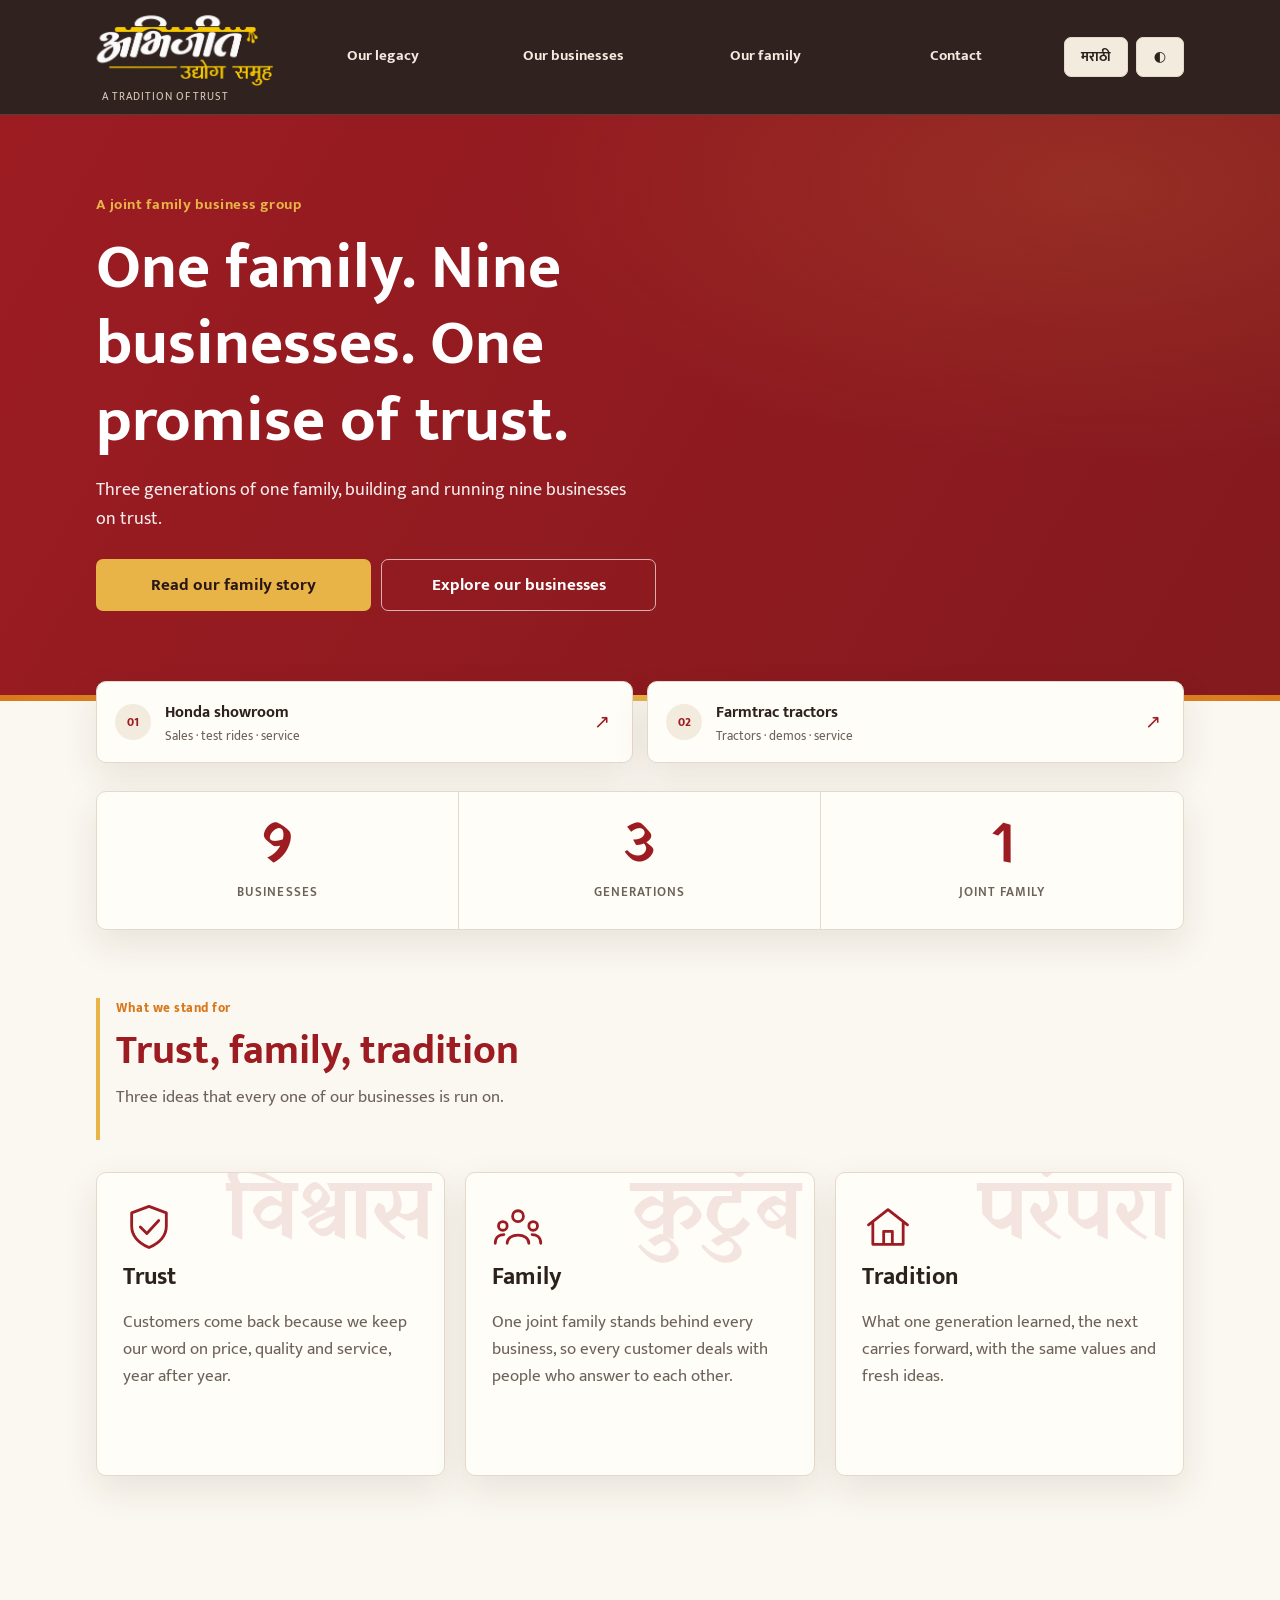
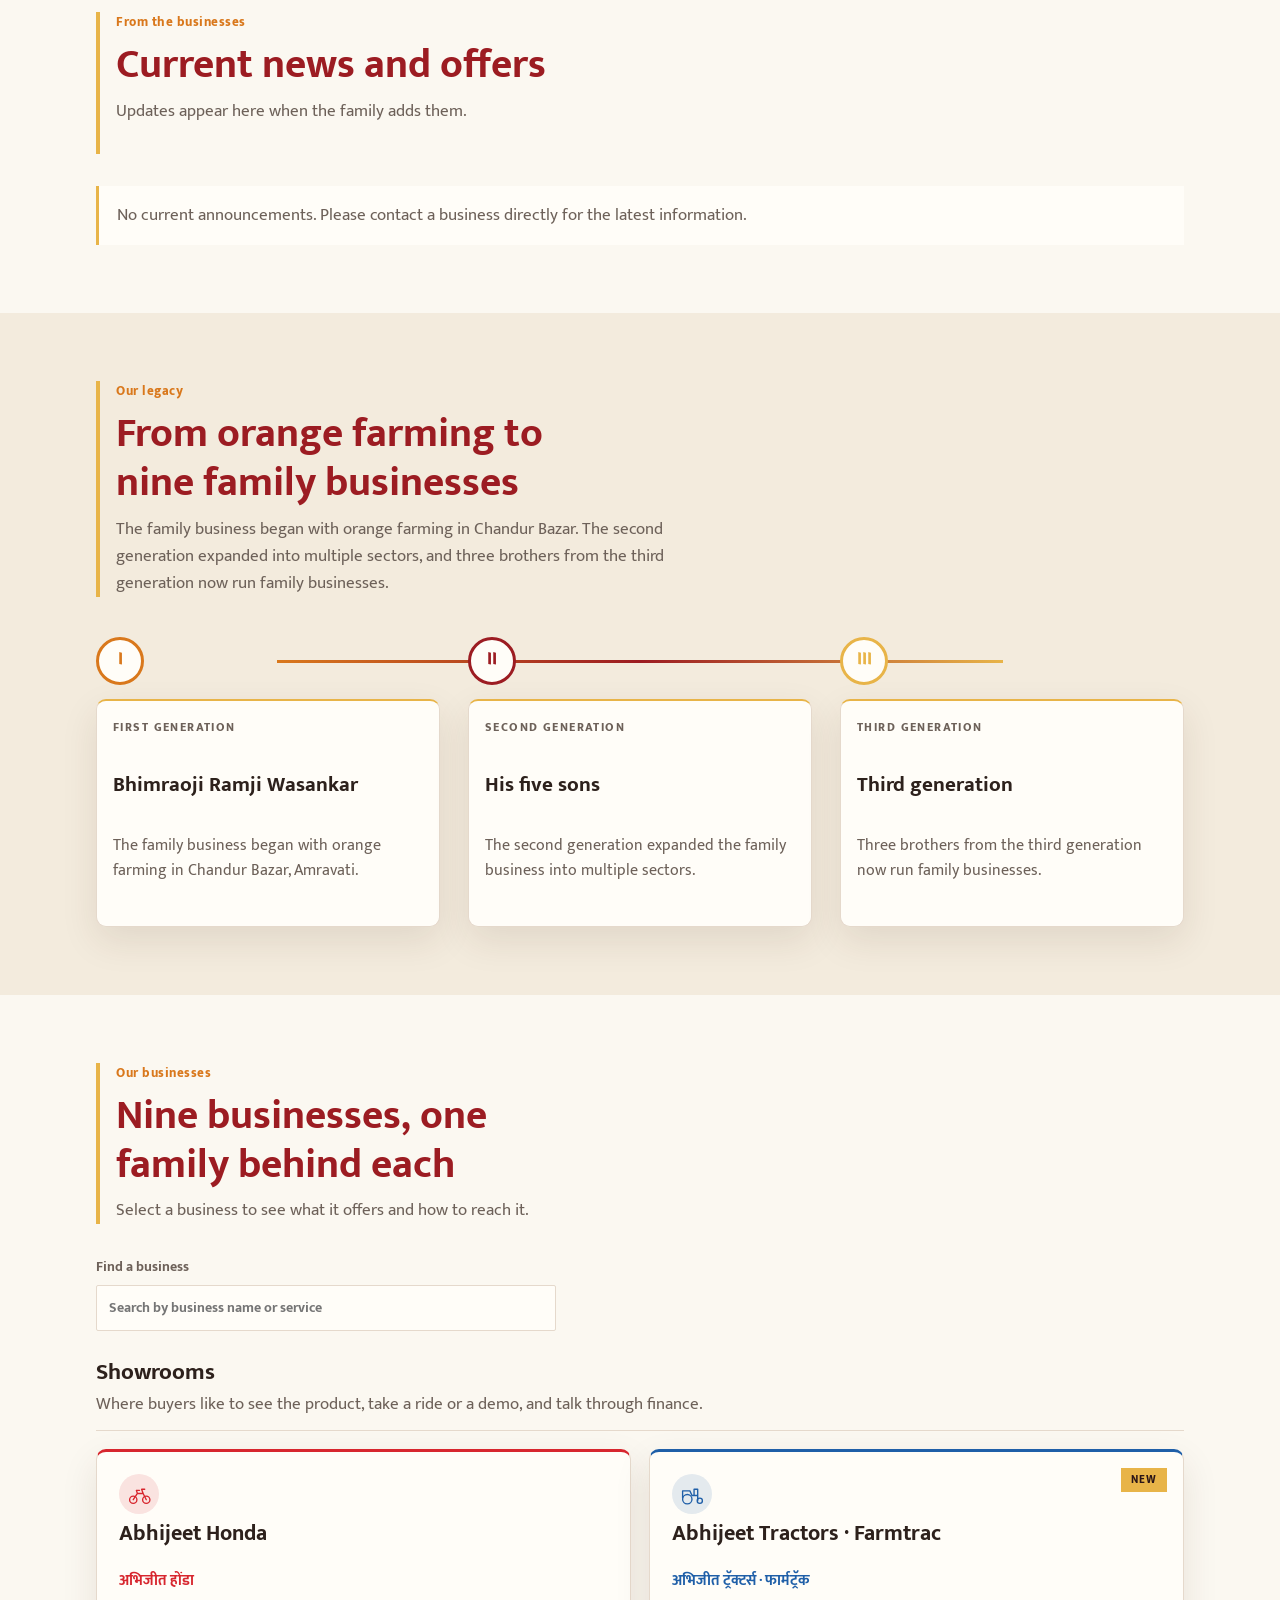
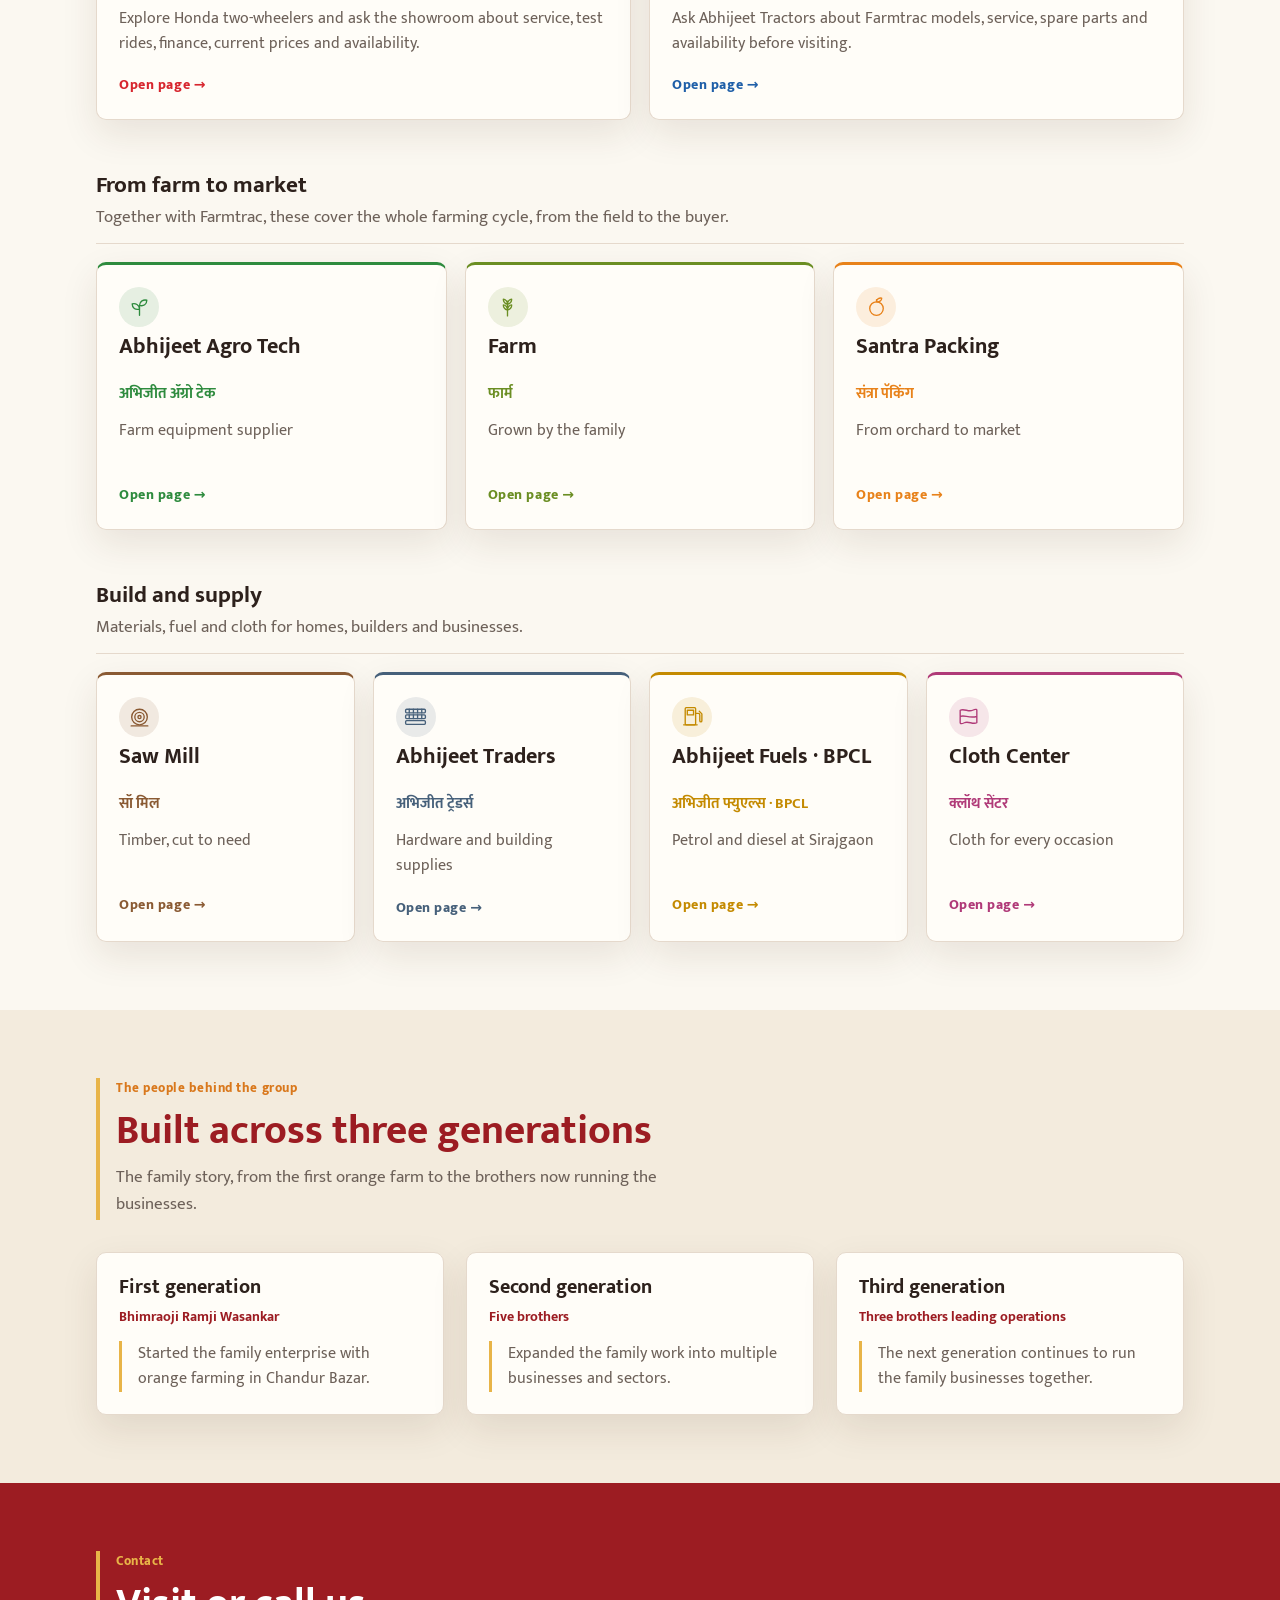
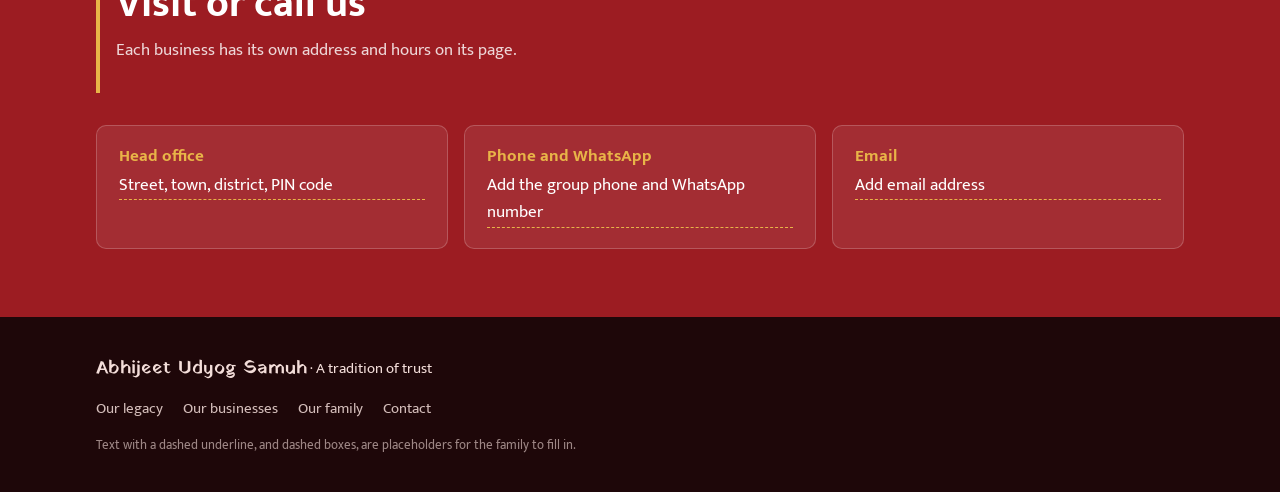
<file: index.html>
<!doctype html>
<html lang="en">
<head>
  <meta charset="utf-8">
  <meta name="viewport" content="width=device-width, initial-scale=1, viewport-fit=cover">
  <meta name="description" content="Meet Abhijeet Udyog Samuh, a family group of nine businesses serving customers across vehicles, agriculture, packing, timber, building supplies, fuel and clothing.">
  <meta name="theme-color" content="#8F1017">
  <meta property="og:type" content="website">
  <meta property="og:title" content="Abhijeet Udyog Samuh | Nine Businesses, One Family">
  <meta property="og:description" content="A family group of nine businesses, built on trust across three generations.">
  <meta property="og:url" content="https://saiwasankar.github.io/homebrew/">
  <meta name="twitter:card" content="summary">
  <meta name="twitter:title" content="Abhijeet Udyog Samuh | Nine Businesses, One Family">
  <meta name="twitter:description" content="A family group of nine businesses, built on trust across three generations.">
  <link rel="canonical" href="https://saiwasankar.github.io/homebrew/">
  <title>Abhijeet Udyog Samuh | Nine Businesses, One Family</title>
  <link rel="preconnect" href="https://fonts.googleapis.com">
  <link rel="preconnect" href="https://fonts.gstatic.com" crossorigin>
  <link rel="stylesheet" href="https://fonts.googleapis.com/css2?family=Yatra+One&family=Mukta:wght@400;500;600;700;800&display=swap">
  <link rel="stylesheet" href="styles.css">
  <script type="application/ld+json" id="local-business-schema">{}</script>
  <script src="app.js" defer></script>
</head>
<body>
<header class="top">
  <div class="wrap">
    <a class="logo" href="#top"><span class="logo-plaque"><img class="logo-image" src="assets/abhijeet-logo-transparent.png" alt="अभिजीत उद्योग समूह" width="1873" height="840"></span><small data-i18n="logo_tag"></small></a>
    <div class="ctl">
      <button id="langBtn" type="button" data-i18n-aria="lang_toggle"></button>
      <button id="themeBtn" type="button" data-i18n-aria="theme_toggle">◐</button>
    </div>
    <nav class="nav" data-i18n-aria="sections_label">
      <a href="#legacy" data-i18n="nav_legacy"></a>
      <a href="#brands" data-i18n="nav_brands"></a>
      <a href="#founders" data-i18n="nav_founders"></a>
      <a href="#contact" data-i18n="nav_contact"></a>
    </nav>
  </div>
</header>

<main id="home">
  <div class="hero" id="top">
    <div class="wrap">
      <div class="kicker" data-i18n="hero_kicker"></div>
      <h1 data-i18n="hero_h"></h1>
      <p class="lead" data-i18n="hero_p"></p>
      <div class="actions">
        <a class="btn solid" href="#legacy" data-i18n="hero_cta1"></a>
        <a class="btn line" href="#brands" data-i18n="hero_cta2"></a>
      </div>
    </div>
  </div>

  <nav class="priority-links wrap" data-i18n-aria="priority_label">
    <a href="#honda"><span class="priority-mark">01</span><span><b data-i18n="priority_honda"></b><small data-i18n="priority_honda_sub"></small></span><span aria-hidden="true">↗</span></a>
    <a href="#farmtrac"><span class="priority-mark">02</span><span><b data-i18n="priority_farmtrac"></b><small data-i18n="priority_farmtrac_sub"></small></span><span aria-hidden="true">↗</span></a>
  </nav>

  <div class="wrap stats-wrap">
    <div class="stats" id="stats">
      <div class="stat"><b data-stat="businesses"></b><span data-i18n="stat1"></span></div>
      <div class="stat"><b data-stat="generations"></b><span data-i18n="stat2"></span></div>
      <div class="stat"><b data-stat="familyGroups"></b><span data-i18n="stat3"></span></div>
    </div>
  </div>

  <section class="band" id="values">
    <div class="wrap">
      <div class="sec-head"><div class="eyebrow" data-i18n="values_e"></div><h2 data-i18n="values_h"></h2><p data-i18n="values_p"></p></div>
      <div class="vals" id="vals"></div>
    </div>
  </section>

  <section class="band updates-band" id="updates">
    <div class="wrap">
      <div class="sec-head"><div class="eyebrow" data-i18n="updates_e"></div><h2 data-i18n="updates_h"></h2><p data-i18n="updates_p"></p></div>
      <div class="updates" id="updates-list" aria-live="polite"></div>
    </div>
  </section>

  <section class="band alt" id="legacy">
    <div class="wrap">
      <div class="sec-head"><div class="eyebrow" data-i18n="legacy_e"></div><h2 data-i18n="legacy_h"></h2><p data-i18n="legacy_p"></p></div>
      <div class="gens" id="gens"></div>
    </div>
  </section>

  <section class="band" id="brands">
    <div class="wrap">
      <div class="sec-head"><div class="eyebrow" data-i18n="brands_e"></div><h2 data-i18n="brands_h"></h2><p data-i18n="brands_p"></p></div>
      <label class="business-search"><span data-i18n="business_search"></span><input id="businessSearch" type="search" data-i18n-placeholder="business_search_placeholder" autocomplete="off"></label>
      <p class="search-empty" id="searchEmpty" hidden data-i18n="search_empty"></p>
      <div id="clusters"></div>
    </div>
  </section>

  <section class="band alt" id="founders">
    <div class="wrap">
      <div class="sec-head"><div class="eyebrow" data-i18n="founders_e"></div><h2 data-i18n="founders_h"></h2><p data-i18n="founders_p"></p></div>
      <div class="founders" id="founders-list"></div>
    </div>
  </section>

  <section class="band cband" id="contact">
    <div class="wrap">
      <div class="sec-head"><div class="eyebrow" data-i18n="contact_e"></div><h2 data-i18n="contact_h"></h2><p data-i18n="contact_p"></p></div>
      <div class="contact">
        <div><h3 data-i18n="c_addr"></h3><p class="ph" data-i18n="c_addr_v"></p></div>
        <div><h3 data-i18n="c_phone"></h3><p class="ph" id="contact-phone"></p></div>
        <div><h3 data-i18n="c_mail"></h3><p class="ph" data-i18n="c_mail_v"></p></div>
      </div>
    </div>
  </section>
</main>

<main id="biz" hidden></main>

<footer>
  <div class="wrap">
    <div class="footer-brand"><b data-i18n="logo_name"></b> · <span data-i18n="footer_tagline"></span></div>
    <div class="links" id="flinks"></div>
    <div class="fine" data-i18n="fine"></div>
  </div>
</footer>
</body>
</html>
</file>
<file: styles.css>
/* Visual system: warm paper, family brand reds, saffron details, plain typography, and restrained motion. */
:root {
  --bg: #FBF8F1;
  --surface: #FFFDF8;
  --fg: #2D211C;
  --muted: #6D6159;
  --line: #E5D9CC;
  --brand: #9C1C22;
  --on-brand: #FFFFFF;
  --saffron: #D9781C;
  --gold: #E8B448;
  --hero-bg: #9C1C22;
  --hero-bg2: #9C1C22;
  --hero-fg: #FFFFFF;
  --header-bg: #30221E;
  --header-fg: #F5EAE0;
  --header-muted: #D6C8BC;
  --header-line: #554039;
  --tint: #F3EBDD;
  --shadow: 0 14px 36px rgba(70, 38, 20, 0.10);
  --radius: 10px;
  --lift: 0%;
  --font-display: "Yatra One", "Noto Serif Devanagari", Georgia, serif;
  --font-body: "Mukta", "Noto Sans Devanagari", system-ui, -apple-system, "Segoe UI", sans-serif;
}
@media (prefers-color-scheme: dark) {
  :root:not([data-theme="light"]) {
    --bg: #191211; --surface: #241A17; --fg: #F4EAE0; --muted: #C2B3A7; --line: #493832;
    --brand: #E06458; --on-brand: #1A0B0C; --saffron: #E28A3C; --gold: #E8B448;
    --hero-bg: #68191B; --hero-bg2: #68191B; --hero-fg: #FFFFFF; --tint: #30221E;
    --header-bg: #160E0C; --header-fg: #F5EAE0; --header-muted: #C2B3A7; --header-line: #493832;
    --shadow: 0 5px 18px rgba(0, 0, 0, 0.22); --lift: 25%; color-scheme: dark;
  }
}
:root[data-theme="dark"] {
  --bg: #191211; --surface: #241A17; --fg: #F4EAE0; --muted: #C2B3A7; --line: #493832;
  --brand: #E06458; --on-brand: #1A0B0C; --saffron: #E28A3C; --gold: #E8B448;
  --hero-bg: #68191B; --hero-bg2: #68191B; --hero-fg: #FFFFFF; --tint: #30221E;
  --header-bg: #160E0C; --header-fg: #F5EAE0; --header-muted: #C2B3A7; --header-line: #493832;
  --shadow: 0 5px 18px rgba(0, 0, 0, 0.22); --lift: 25%; color-scheme: dark;
}
* { box-sizing: border-box; }
html { scroll-behavior: smooth; scroll-padding-top: 8rem; }
body { margin: 0; background: var(--bg); color: var(--fg); font-family: var(--font-body); font-size: 17px; line-height: 1.6; overflow-x: hidden; }
body::before { content: ""; position: fixed; inset: 0 0 auto; height: env(safe-area-inset-top, 0px); z-index: 30; background: var(--header-bg); }
h1, h2, h3 { font-family: var(--font-body); font-weight: 700; line-height: 1.2; margin: 0; text-wrap: balance; }
p { margin: 0; }
a { color: inherit; }
svg { display: block; }
:focus-visible { outline: 3px solid var(--saffron); outline-offset: 2px; }
.wrap { max-width: 1120px; margin-inline: auto; padding-left: max(16px, env(safe-area-inset-left, 0px)); padding-right: max(16px, env(safe-area-inset-right, 0px)); }
.ph { border-bottom: 1.5px dashed var(--saffron); }

/* header */
.top { position: sticky; top: env(safe-area-inset-top, 0px); z-index: 20; color: var(--header-fg); background: var(--header-bg); border-bottom: 1px solid var(--header-line); }
.top .wrap { display: grid; grid-template-areas: "brand controls" "nav nav"; grid-template-columns: minmax(0, 1fr) auto; align-items: center; gap: 8px 14px; padding-block: 10px; }
.logo { grid-area: brand; display: flex; flex-direction: column; align-items: flex-start; gap: 1px; text-decoration: none; margin-right: auto; min-width: 0; }
.logo-plaque { position: relative; display: block; width: clamp(120px, 14vw, 180px); aspect-ratio: 2.23 / 1; overflow: hidden; }
.logo-image { position: absolute; top: 50%; left: 50%; display: block; width: 128%; max-width: none; height: auto; transform: translate(-50%, -50%); }
.logo small { padding-left: 6px; color: var(--header-muted); font-size: 0.67rem; line-height: 1.2; letter-spacing: 0.09em; }
.nav { grid-area: nav; display: grid; grid-template-columns: repeat(4, minmax(0, 1fr)); gap: 4px; width: 100%; }
.nav a { display: grid; place-items: center; min-height: 44px; padding: 4px 6px; text-align: center; text-decoration: none; font-weight: 700; font-size: clamp(0.7rem, 2.2vw, 0.95rem); line-height: 1.15; border-radius: 6px; white-space: normal; border-bottom: 2px solid transparent; }
.nav a { color: var(--header-fg); }
.nav a:hover { color: var(--gold); border-bottom-color: var(--gold); }
.ctl { grid-area: controls; display: flex; gap: 8px; }
.ctl button { font: inherit; font-weight: 700; font-size: 0.88rem; cursor: pointer; color: var(--fg); background: var(--tint); border: 1px solid var(--line); border-radius: 7px; padding: 4px 10px; width: 64px; min-height: 40px; }
.ctl button#themeBtn { width: 48px; }
.ctl button:hover { border-color: var(--saffron); }
@media (min-width: 1040px) {
  .top .wrap { grid-template-areas: "brand nav controls"; grid-template-columns: auto minmax(0, 1fr) auto; }
  .nav { width: auto; }
  .nav a { white-space: nowrap; }
}
/* hero */
.hero { position: relative; color: var(--hero-fg); background: radial-gradient(ellipse at 86% 12%, rgba(232, 180, 72, 0.13), transparent 38%), linear-gradient(120deg, var(--hero-bg), color-mix(in srgb, var(--hero-bg) 78%, #2d1010)); }
.hero::after { content: ""; position: absolute; left: 0; right: 0; bottom: 0; height: 6px; background: linear-gradient(90deg, var(--saffron), var(--gold), var(--saffron)); }
.hero .wrap { display: grid; justify-items: start; text-align: left; padding-block: clamp(48px, 7vw, 78px) clamp(62px, 8vw, 90px); }
.kicker { font-weight: 700; letter-spacing: 0.03em; font-size: 0.95rem; color: var(--gold); }
.hero h1 { font-size: clamp(2.35rem, 6vw, 4rem); margin-top: 12px; max-width: 17ch; }
html[lang="mr"] .hero h1 { max-width: 17ch; white-space: pre-line; }
.hero .lead { max-width: 54ch; font-size: 1.12rem; margin-top: 16px; opacity: 0.92; min-height: 3.2em; }
.hero .actions { display: grid; grid-template-columns: repeat(2, minmax(0, 1fr)); width: min(100%, 560px); gap: 10px; margin-top: 26px; }
.btn { display: inline-flex; align-items: center; justify-content: center; font: inherit; font-weight: 700; text-align: center; text-decoration: none; cursor: pointer; padding: 11px 18px; border-radius: 7px; border: 1px solid transparent; min-height: 52px; transition: background-color 0.15s ease, border-color 0.15s ease, transform 0.15s ease; }
.btn:hover { filter: brightness(1.04); transform: translateY(-1px); }
.btn.solid { background: var(--gold); color: #2A1517; }
.btn.line { border-color: rgba(255, 255, 255, 0.65); color: #fff; }
.btn.primary { background: var(--brand); color: var(--on-brand); }
.priority-links { display: grid; grid-template-columns: repeat(2, minmax(0, 1fr)); gap: 14px; margin-top: -20px; margin-bottom: 28px; position: relative; z-index: 2; }
.priority-links a { display: grid; grid-template-columns: 38px minmax(0,1fr) 20px; gap: 12px; align-items: center; padding: 16px 18px; min-height: 82px; text-decoration: none; background: var(--surface); border: 1px solid var(--line); border-radius: var(--radius); box-shadow: var(--shadow); }
.priority-links a > span:last-child { color: var(--brand); font-size: 1.2rem; }
.priority-links b, .priority-links small { display: block; }
.priority-links b { font-size: 1rem; }
.priority-links small { color: var(--muted); font-size: 0.82rem; line-height: 1.25; margin-top: 2px; }
.priority-mark { display: grid; place-items: center; width: 36px; height: 36px; border-radius: 50%; background: var(--tint); color: var(--brand); font-size: 0.75rem; font-weight: 800; }
.frame { position: relative; margin: 0 14px 14px 0; }
.frame::before { content: ""; position: absolute; inset: 14px -14px -14px 14px; border: 2px solid var(--gold); z-index: 0; }
.frame img { position: relative; z-index: 1; width: 100%; height: auto; background: #fff; box-shadow: 0 24px 50px rgba(0, 0, 0, 0.35); }
.frame figcaption { position: relative; z-index: 1; margin-top: 10px; font-size: 0.82rem; opacity: 0.8; }

/* stats */
.stats-wrap { margin-top: 0; position: relative; z-index: 2; }
.stats { display: grid; grid-template-columns: repeat(3, 1fr); background: var(--surface); box-shadow: var(--shadow); border: 1px solid var(--line); border-radius: var(--radius); overflow: hidden; }
.stat { padding: 26px 12px; text-align: center; border-right: 1px solid var(--line); }
.stat:last-child { border-right: 0; }
.stat b { display: block; font-family: var(--font-display); font-weight: 400; font-size: clamp(2.3rem, 8vw, 3.6rem); color: var(--brand); line-height: 1; font-variant-numeric: tabular-nums; }
.stat span { display: block; margin-top: 6px; color: var(--muted); font-weight: 600; font-size: 0.82rem; letter-spacing: 0.08em; text-transform: uppercase; }

/* sections */
section.band { padding-block: 68px; }
section.alt { background: var(--tint); }
.sec-head { display: grid; gap: 8px; margin-bottom: 32px; max-width: 62ch; min-height: 142px; border-left: 4px solid var(--gold); padding-left: 16px; align-content: start; }
.eyebrow { font-weight: 800; letter-spacing: 0.04em; font-size: 0.82rem; color: var(--saffron); }
.sec-head h2 { font-size: clamp(1.8rem, 4.2vw, 2.55rem); color: var(--brand); }
.sec-head p { color: var(--muted); font-size: 1.05rem; }

/* values */
.vals { display: grid; gap: 20px; grid-template-columns: repeat(auto-fit, minmax(260px, 1fr)); }
.val { position: relative; overflow: hidden; background: var(--surface); border: 1px solid var(--line); border-radius: var(--radius); padding: 28px 26px 30px; display: grid; grid-template-rows: 52px minmax(1.5em, auto) minmax(7em, auto); gap: 10px; align-content: start; min-height: 300px; box-shadow: var(--shadow); }
.val .ico { width: 52px; height: 52px; color: var(--brand); }
.val .big { position: absolute; right: 12px; top: 0; font-family: var(--font-display); font-size: 5.2rem; line-height: 1; color: var(--brand); opacity: 0.11; pointer-events: none; }
.val h3 { font-size: 1.5rem; min-height: 1.5em; }
.val p { color: var(--muted); min-height: 8em; }

/* timeline */
.gens { position: relative; display: grid; gap: 28px; grid-template-columns: repeat(auto-fit, minmax(250px, 1fr)); padding-top: 8px; }
@media (min-width: 860px) { .gens { grid-template-columns: repeat(3, 1fr); } .gens::before { content: ""; position: absolute; top: 31px; left: 16.6%; right: 16.6%; height: 3px; background: linear-gradient(90deg, var(--saffron), var(--brand), var(--gold)); } }
.gen { position: relative; display: grid; gap: 14px; justify-items: start; text-align: left; }
.node { position: relative; z-index: 1; width: 48px; height: 48px; border-radius: 50%; display: grid; place-items: center; background: var(--surface); border: 3px solid var(--brand); color: var(--brand); font-family: var(--font-display); font-size: 1.15rem; padding-bottom: 2px; }
.gen:nth-child(1) .node { border-color: var(--saffron); color: var(--saffron); }
.gen:nth-child(3) .node { border-color: var(--gold); color: var(--gold); }
.gcard { width: 100%; min-height: 228px; background: var(--surface); border: 1px solid var(--line); border-top: 2px solid var(--gold); border-radius: var(--radius); box-shadow: var(--shadow); padding: 18px 16px; display: grid; gap: 10px; justify-items: start; }
.gcard .tag { font-weight: 800; font-size: 0.74rem; letter-spacing: 0.12em; text-transform: uppercase; color: var(--muted); }
.gcard h3 { font-size: 1.3rem; }
.gcard p { color: var(--muted); font-size: 0.97rem; }
.avatar { width: 112px; height: 112px; border-radius: 50%; display: grid; place-items: center; background: var(--tint); border: 1px solid var(--line); color: var(--muted); }
.avatar svg { width: 50px; height: 50px; }
.gcard .avatar { display: none; }

/* clusters + tiles */
.cluster + .cluster { margin-top: 52px; }
.business-search { display: grid; gap: 6px; max-width: 460px; margin: 0 0 28px; color: var(--muted); }
.business-search input { background: var(--surface); border-radius: 2px; }
.search-empty, .updates-empty { color: var(--muted); background: var(--surface); border-left: 3px solid var(--gold); padding: 16px 18px; }
.updates { display: grid; gap: 16px; grid-template-columns: repeat(auto-fit, minmax(min(100%, 290px), 1fr)); }
.update-card { display: flex; flex-direction: column; justify-content: space-between; gap: 18px; min-height: 184px; padding: 22px; background: var(--surface); border: 1px solid var(--line); border-top: 3px solid var(--gold); border-radius: var(--radius); box-shadow: var(--shadow); animation: update-in 0.25s ease both; }
.update-card h3 { font-size: 1.2rem; margin-bottom: 8px; }
.update-card p { color: var(--muted); }
.update-card .update-dates { margin-top: 12px; font-size: 0.82rem; }
.update-link { align-self: start; color: var(--brand); font-weight: 700; text-decoration-thickness: 1px; text-underline-offset: 3px; }
.offer-backdrop { position: fixed; inset: 0; z-index: 100; display: grid; place-items: center; overflow: auto; padding: 18px; background: rgba(20, 10, 10, 0.66); animation: offer-fade 0.18s ease both; }
.offer-dialog { position: relative; width: min(100%, 560px); max-height: min(90vh, 720px); overflow: auto; padding: 32px; color: var(--fg); background: var(--surface); border: 1px solid var(--line); border-top: 5px solid var(--gold); box-shadow: 0 20px 70px rgba(0, 0, 0, 0.3); }
.offer-close { position: absolute; top: 10px; right: 12px; width: 42px; height: 42px; border: 1px solid var(--line); background: var(--tint); color: var(--fg); font: inherit; font-size: 1.6rem; line-height: 1; cursor: pointer; }
.offer-label { margin: 0 48px 12px 0; color: var(--brand); font-size: 0.8rem; font-weight: 800; letter-spacing: 0.1em; text-transform: uppercase; }
.offer-dialog h2 { margin: 0 40px 12px 0; font-size: clamp(1.5rem, 5vw, 2rem); }
.offer-message { font-size: 1.05rem; }
.offer-dates, .offer-terms { margin-top: 16px; color: var(--muted); font-size: 0.9rem; }
.offer-actions { display: flex; flex-wrap: wrap; gap: 10px; margin-top: 24px; }
@keyframes offer-fade { from { opacity: 0; } to { opacity: 1; } }
.tile { transition: border-color 0.15s ease, background-color 0.15s ease, opacity 0.18s ease; }
.tile[hidden], .cluster[hidden], [hidden] { display: none !important; }
@keyframes update-in { from { opacity: 0; transform: translateY(6px); } to { opacity: 1; transform: translateY(0); } }
.chead { display: grid; gap: 4px; margin-bottom: 18px; padding-bottom: 12px; border-bottom: 1px solid var(--line); }
.chead h3 { font-size: 1.45rem; }
.chead p { color: var(--muted); max-width: 70ch; }
.tiles { display: grid; gap: 18px; }
.t2 { grid-template-columns: repeat(auto-fit, minmax(min(100%, 320px), 1fr)); }
.t3 { grid-template-columns: repeat(auto-fit, minmax(min(100%, 250px), 1fr)); }
.t4 { grid-template-columns: repeat(auto-fit, minmax(min(100%, 220px), 1fr)); }
.tile { --as: color-mix(in srgb, var(--a), white var(--lift)); position: relative; overflow: hidden; display: grid; grid-template-rows: 40px minmax(2.4em, auto) minmax(1.5em, auto) minmax(3em, auto) auto; gap: 7px; align-content: start; min-width: 0; min-height: 224px; text-decoration: none; background: var(--surface); border: 1px solid var(--line); border-top: 3px solid var(--as); border-radius: var(--radius); padding: 22px; box-shadow: var(--shadow); transition: border-color 0.15s ease, background-color 0.15s ease, transform 0.15s ease, box-shadow 0.15s ease; }
.tile:hover { transform: translateY(-3px); box-shadow: 0 18px 40px rgba(70, 38, 20, 0.15); border-color: var(--as); background: color-mix(in srgb, var(--surface) 95%, var(--as)); }
.tile .ic { display: grid; place-items: center; width: 40px; height: 40px; border-radius: 50%; color: var(--as); background: color-mix(in srgb, var(--as) 12%, var(--surface)); }

.tile .ic svg { width: 25px; height: 25px; }
.tile h3 { font-size: 1.4rem; position: relative; z-index: 1; }
.tile .mr { color: var(--as); font-weight: 700; font-size: 0.95rem; position: relative; z-index: 1; }
.tile p { color: var(--muted); font-size: 0.97rem; position: relative; z-index: 1; margin-top: 4px; }
.tile .go { margin-top: 12px; font-weight: 800; font-size: 0.88rem; letter-spacing: 0.04em; color: var(--as); position: relative; z-index: 1; }
.tile.big { padding: 30px; }
.tile.big h3 { font-size: 1.8rem; }
.tile.big .ic { width: 72px; height: 72px; }
.tile.big .ic svg { width: 42px; height: 42px; }
.tile.big::after { content: none; }
.badge { position: absolute; top: 16px; right: 16px; z-index: 2; background: var(--gold); color: #2A1517; font-weight: 800; font-size: 0.7rem; letter-spacing: 0.1em; text-transform: uppercase; padding: 3px 10px; }

/* founders */
.founders { display: grid; gap: 22px; grid-template-columns: repeat(auto-fit, minmax(min(100%, 320px), 1fr)); }
.fcard { position: relative; display: grid; gap: 12px; grid-template-columns: 1fr; align-items: start; background: var(--surface); border: 1px solid var(--line); border-radius: var(--radius); padding: 22px; box-shadow: var(--shadow); }
.fcard .avatar { display: none; }
.fcard h3 { font-size: 1.25rem; display: inline-block; }
.fcard .role { color: var(--brand); font-weight: 700; font-size: 0.88rem; margin-top: 4px; }
.fcard blockquote { margin: 0; grid-column: 1 / -1; color: var(--muted); padding-left: 16px; border-left: 3px solid var(--gold); font-size: 1rem; }

/* contact band */
.cband { background: var(--hero-bg); color: var(--hero-fg); position: relative; overflow: hidden; }
.cband .sec-head h2 { color: #fff; }
.cband .sec-head p { color: rgba(255, 255, 255, 0.82); }
.cband .eyebrow { color: var(--gold); }
.contact { display: grid; gap: 16px; grid-template-columns: repeat(auto-fit, minmax(min(100%, 240px), 1fr)); }
.contact div { background: rgba(255, 255, 255, 0.08); border: 1px solid rgba(255, 255, 255, 0.2); border-radius: var(--radius); padding: 20px 22px; }
.contact h3 { font-size: 1.05rem; color: var(--gold); margin-bottom: 6px; }
.contact .ph { border-bottom-color: var(--gold); }
footer { background: #1E0709; color: #F3DDD9; padding-block: 36px; font-size: 0.92rem; }
footer .wrap { display: grid; gap: 14px; }
footer .links { display: flex; flex-wrap: wrap; gap: 6px 20px; }
footer a { text-decoration: none; opacity: 0.85; }
footer a:hover { opacity: 1; text-decoration: underline; }
footer .fine { opacity: 0.6; font-size: 0.82rem; }

/* business page */
.bhead { --as: color-mix(in srgb, var(--a), white var(--lift)); color: var(--hero-fg); position: relative; overflow: hidden; background: var(--hero-bg); }
.bhead::after { content: ""; position: absolute; left: 0; right: 0; bottom: 0; height: 6px; background: linear-gradient(90deg, var(--gold), var(--saffron)); }
.bhead .wrap { display: grid; gap: 28px; align-items: center; padding-block: 44px 56px; position: relative; z-index: 1; }
@media (min-width: 900px) { .bhead .wrap.has-img { grid-template-columns: 1.2fr 0.8fr; } }
.bhead .bic { display: none; }
.bhead .bic svg { width: 44px; height: 44px; }
.bhead h1 { font-size: clamp(2.1rem, 5.6vw, 3.4rem); min-height: 1.2em; }
.bhead .mr { font-family: var(--font-display); color: var(--gold); font-size: 1.3rem; margin-top: 6px; }
.bhead .tg { margin-top: 10px; font-weight: 700; font-size: 1.1rem; }
.bhead .desc { margin-top: 10px; max-width: 54ch; opacity: 0.93; }
.chips { display: flex; flex-wrap: wrap; gap: 8px; margin-top: 18px; }
.chip { padding: 4px 12px; font-size: 0.82rem; font-weight: 700; border: 1px solid rgba(255, 255, 255, 0.4); background: rgba(255, 255, 255, 0.1); }
.bhead .actions { display: flex; flex-wrap: wrap; gap: 12px; margin-top: 24px; }
.bhead .frame img { max-height: 340px; object-fit: cover; }
.crumb { display: inline-block; margin-block: 28px 4px; font-weight: 700; color: var(--brand); text-decoration: none; }
.crumb:hover { text-decoration: underline; }
.place-link { display: inline-flex; align-items: center; justify-self: start; gap: 6px; color: var(--brand); font-weight: 700; text-underline-offset: 3px; }
.place-link + .place-link { margin-top: -8px; }
.bbody { display: grid; gap: 24px; padding-block: 12px 72px; }
.cols { display: grid; gap: 22px; grid-template-columns: repeat(auto-fit, minmax(min(100%, 300px), 1fr)); align-items: start; }
.panel { --as: color-mix(in srgb, var(--a), white var(--lift)); background: var(--surface); border: 1px solid var(--line); border-radius: var(--radius); box-shadow: var(--shadow); padding: 24px; display: grid; gap: 14px; min-width: 0; }
.panel h2 { font-size: 1.35rem; color: var(--brand); }
.checks { margin: 0; padding: 0; list-style: none; display: grid; gap: 10px; }
.checks li { display: grid; grid-template-columns: 26px 1fr; gap: 10px; align-items: start; font-weight: 600; }
.checks li::before { content: "✓"; display: grid; place-items: center; width: 26px; height: 26px; background: color-mix(in srgb, var(--as) 16%, var(--surface)); color: var(--as); font-weight: 800; }
.gal { display: grid; gap: 14px; grid-template-columns: repeat(auto-fit, minmax(min(100%, 170px), 1fr)); }
.slot { aspect-ratio: 4 / 3; max-width: 100%; display: grid; place-items: center; text-align: center; background: var(--tint); border: 1.5px dashed var(--line); color: var(--muted); font-size: 0.88rem; padding: 8px; overflow: hidden; }
.slot img { width: 100%; height: 100%; object-fit: cover; }
label { display: grid; gap: 5px; font-weight: 700; font-size: 0.9rem; }
input, textarea, select { font: inherit; color: var(--fg); background: var(--bg); border: 1px solid var(--line); padding: 9px 12px; width: 100%; border-radius: 6px; min-height: 46px; }
input:focus, textarea:focus { border-color: var(--saffron); }
textarea { min-height: 100px; resize: vertical; }
.form-stack { display: grid; gap: 14px; }
.emi-out { background: var(--tint); padding: 16px 18px; display: flex; flex-wrap: wrap; justify-content: space-between; align-items: baseline; gap: 6px; border-left: 4px solid var(--gold); }
.emi-out b { font-family: var(--font-display); font-weight: 400; font-size: 2.1rem; color: var(--brand); font-variant-numeric: tabular-nums; }
.note { color: var(--muted); font-size: 0.86rem; }
.status { font-weight: 700; color: var(--brand); }
.related { display: flex; flex-wrap: wrap; gap: 10px; }
.related a { padding: 8px 16px; border: 1px solid var(--line); background: var(--surface); text-decoration: none; font-weight: 700; font-size: 0.92rem; transition: border-color 0.15s ease, transform 0.15s ease; }
.related a:hover { border-color: var(--saffron); transform: translateY(-2px); }

@media (max-width: 480px) {
  .wrap { padding-left: max(18px, env(safe-area-inset-left, 0px)); padding-right: max(18px, env(safe-area-inset-right, 0px)); }
  .logo small { font-size: 0.62rem; }
  .ctl { gap: 5px; }
  .ctl button { width: 58px; padding-inline: 6px; }
  .ctl button#themeBtn { width: 42px; }
  .val { padding: 24px 20px 26px; }
  .tile { padding: 18px; }
  .panel { padding: 20px; }
}

@media (max-width: 700px) {
  .hero .actions { grid-template-columns: 1fr; max-width: 360px; }
  .hero .actions .btn { min-height: 58px; }
}
@media (max-width: 520px) {
  .priority-links { grid-template-columns: 1fr; gap: 10px; margin-bottom: 20px; }
  .priority-links a { min-height: 76px; }
  .sec-head { min-height: 158px; }
  .stat { padding: 22px 8px; }
  .stat span { font-size: 0.7rem; letter-spacing: 0.04em; }
}

.reveal, .reveal.in { transform: none; transition: none; }
@media (prefers-reduced-motion: reduce) {
  html { scroll-behavior: auto; }
  .reveal, .tile, .btn, .update-card, .offer-backdrop { transition: none; animation: none; transform: none; }
}
.footer-brand b { font-family: var(--font-display); font-weight: 400; font-size: 1.2rem; }
</file>
